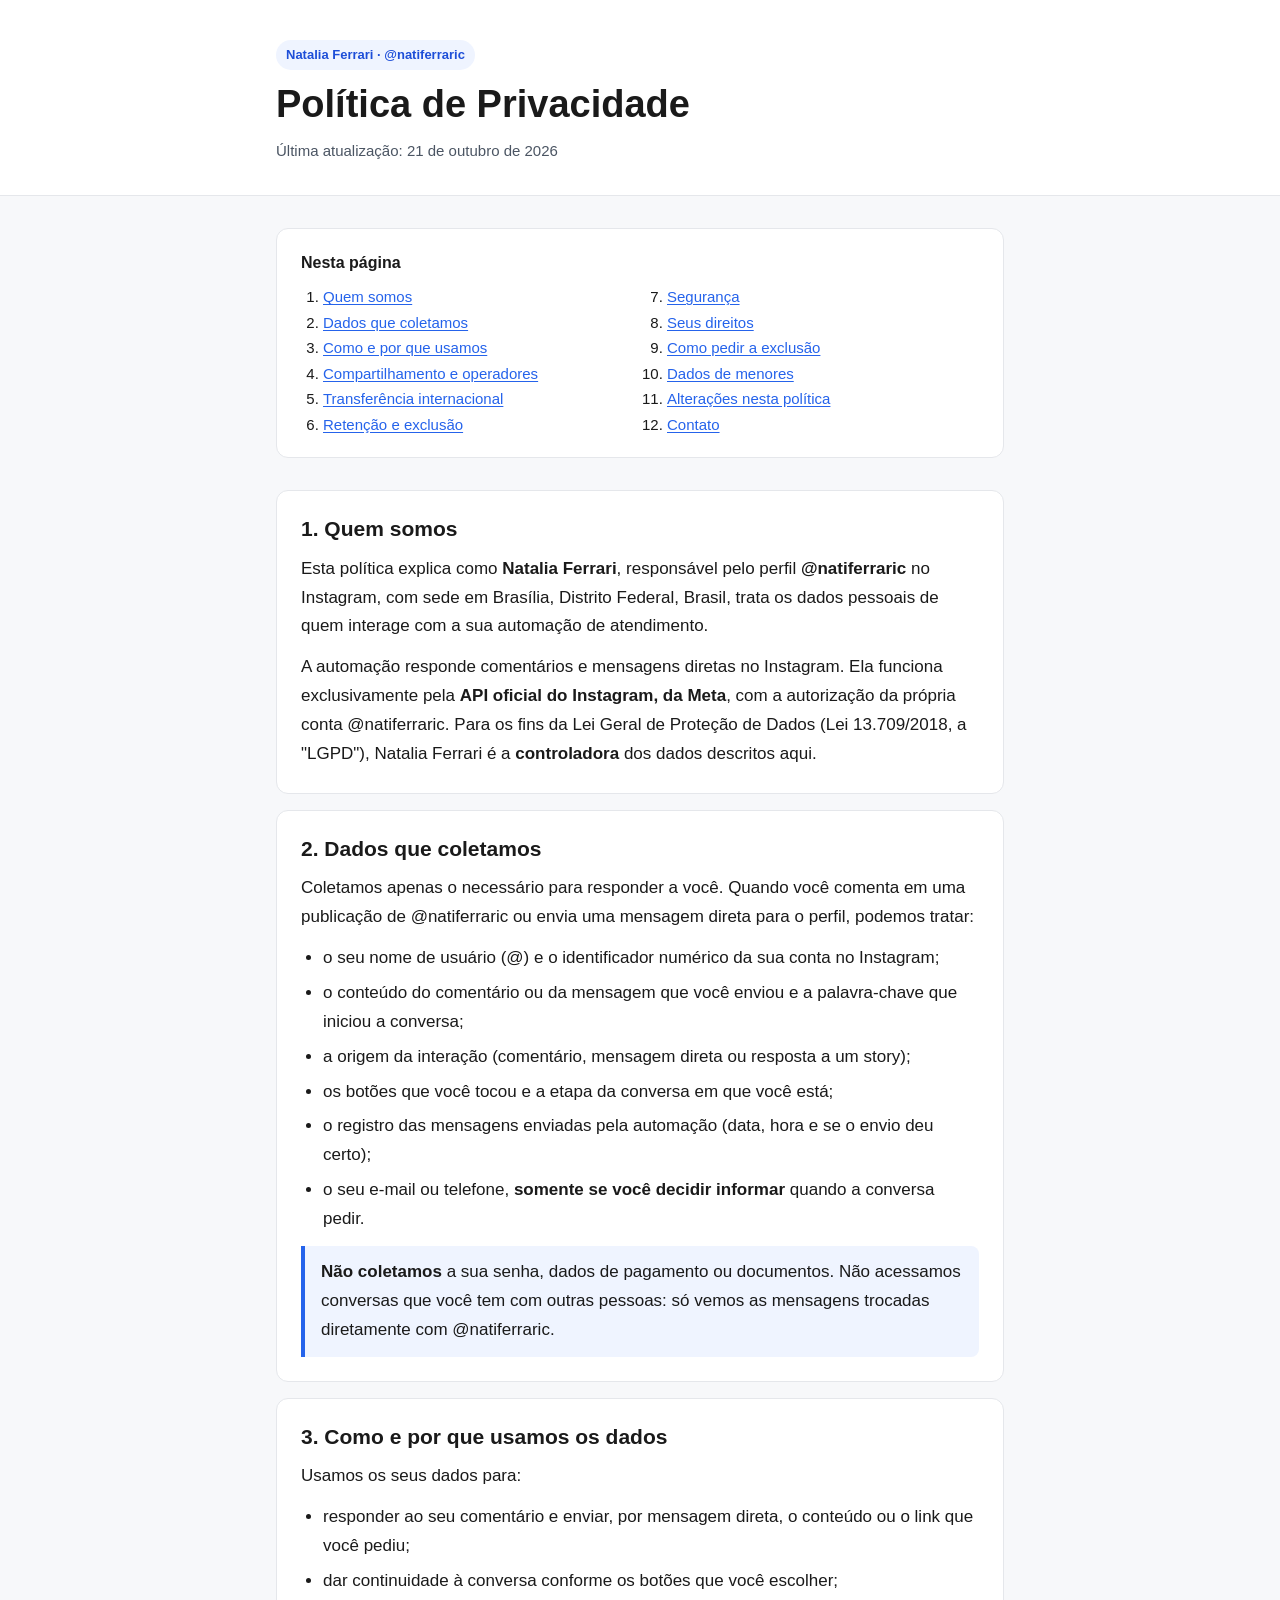
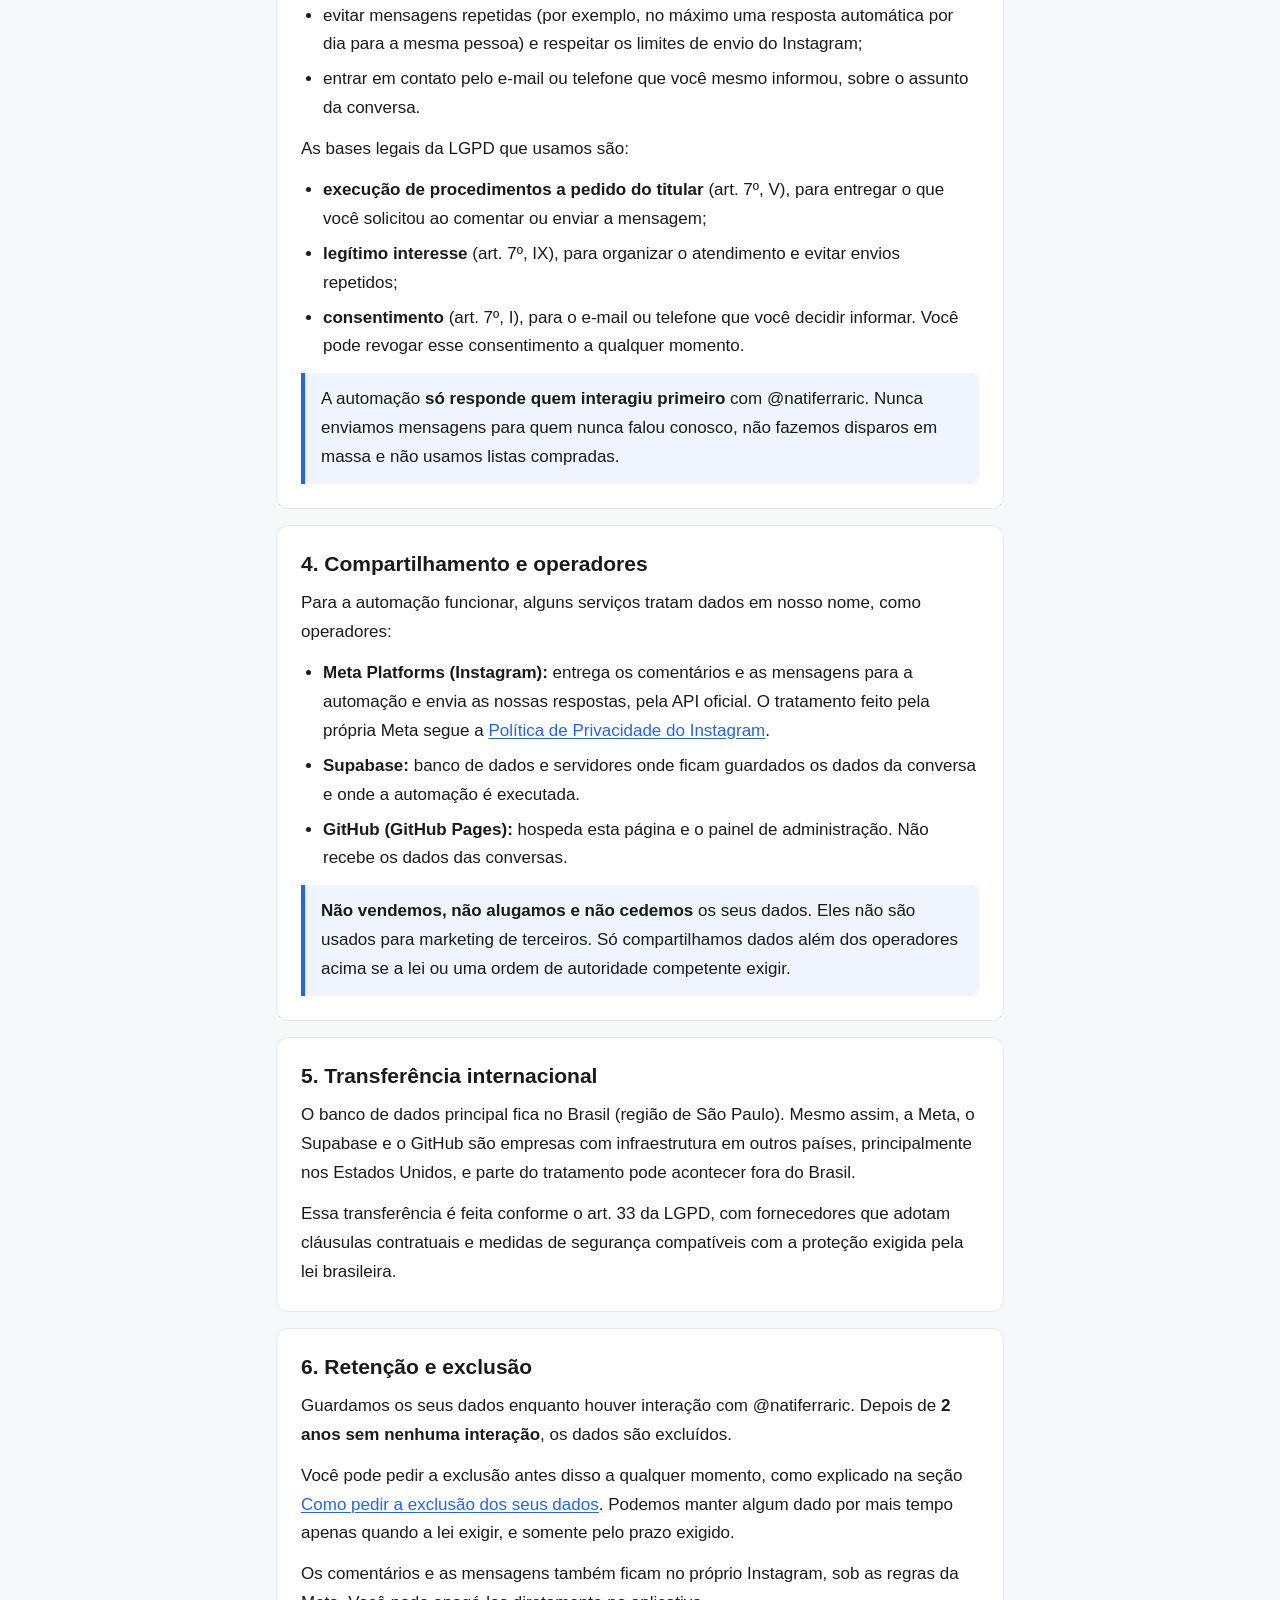
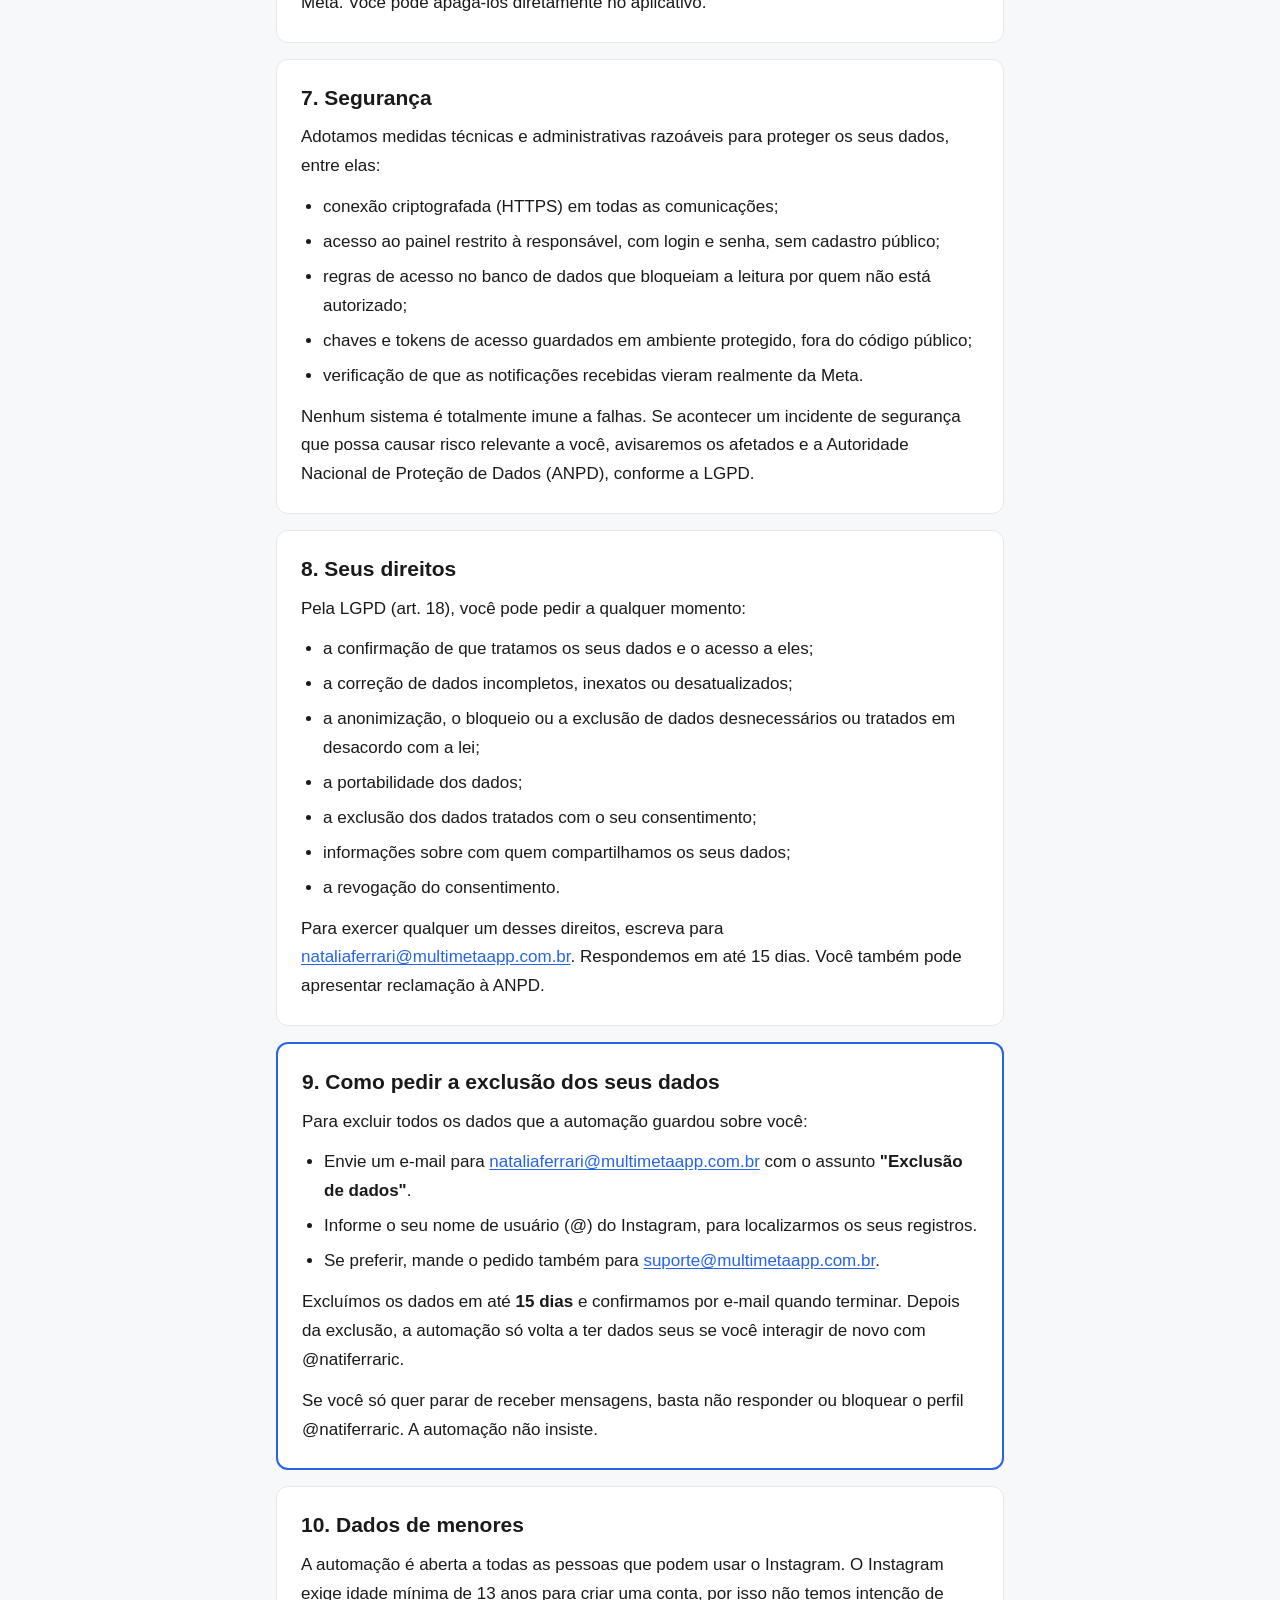
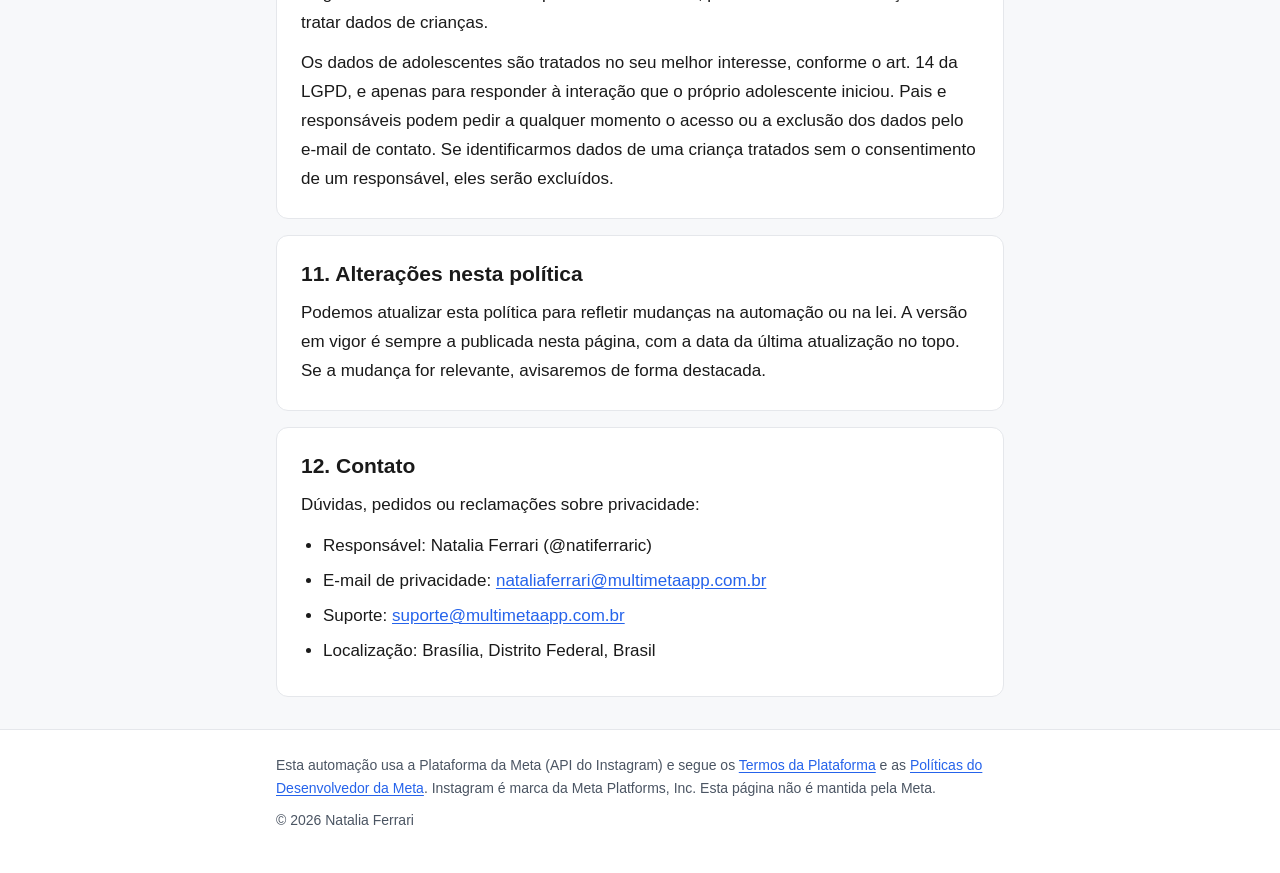
<file: privacidade/index.html>
<!doctype html>
<html lang="pt-BR">
<head>
  <meta charset="utf-8">
  <meta name="viewport" content="width=device-width, initial-scale=1">
  <title>Política de Privacidade | Natalia Ferrari</title>
  <meta name="description" content="Política de Privacidade da automação de comentários e mensagens diretas de Natalia Ferrari (@natiferraric) no Instagram, conforme a LGPD.">
  <meta name="robots" content="index, follow">
  <link rel="canonical" href="https://paulaandradee.github.io/automacao-instagram/privacidade/">
  <style>
    :root {
      --destaque: #2563EB;
      --destaque-hover: #1D4ED8;
      --destaque-suave: #EFF4FF;
      --fundo: #F7F8FA;
      --superficie: #FFFFFF;
      --texto: #1A1A1A;
      --texto-sec: #4B5563;
      --borda: #E5E7EB;
      --fonte: -apple-system, BlinkMacSystemFont, "Segoe UI", Roboto, "Helvetica Neue", Arial, sans-serif;
    }
    * { box-sizing: border-box; }
    html { scroll-behavior: smooth; }
    body {
      margin: 0;
      background: var(--fundo);
      color: var(--texto);
      font-family: var(--fonte);
      font-size: 17px;
      line-height: 1.7;
      -webkit-text-size-adjust: 100%;
    }
    a { color: var(--destaque); text-underline-offset: 2px; }
    a:hover { color: var(--destaque-hover); }
    a:focus-visible { outline: 3px solid var(--destaque); outline-offset: 2px; border-radius: 4px; }
    .pular {
      position: absolute; left: -9999px; top: 8px;
      background: var(--destaque); color: #fff; padding: 8px 14px; border-radius: 8px;
    }
    .pular:focus { left: 16px; }
    header.topo {
      background: var(--superficie);
      border-bottom: 1px solid var(--borda);
    }
    .topo-interno, main, footer .rodape-interno {
      max-width: 760px;
      margin: 0 auto;
      padding-left: 16px;
      padding-right: 16px;
    }
    .topo-interno { padding-top: 40px; padding-bottom: 32px; }
    .selo {
      display: inline-block;
      background: var(--destaque-suave);
      color: var(--destaque-hover);
      font-size: 13px;
      font-weight: 600;
      padding: 4px 10px;
      border-radius: 999px;
      margin: 0 0 12px;
    }
    h1 { font-size: clamp(28px, 6vw, 38px); line-height: 1.2; margin: 0 0 10px; }
    .atualizado { color: var(--texto-sec); margin: 0; font-size: 15px; }
    nav.sumario {
      background: var(--superficie);
      border: 1px solid var(--borda);
      border-radius: 12px;
      padding: 20px 24px;
      margin: 32px 0;
    }
    nav.sumario h2 { font-size: 16px; margin: 0 0 8px; }
    nav.sumario ol { margin: 0; padding-left: 22px; columns: 2; column-gap: 32px; }
    nav.sumario li { font-size: 15px; break-inside: avoid; }
    section {
      background: var(--superficie);
      border: 1px solid var(--borda);
      border-radius: 12px;
      padding: 24px;
      margin: 0 0 16px;
      scroll-margin-top: 16px;
    }
    section h2 { font-size: 21px; line-height: 1.3; margin: 0 0 12px; }
    section p { margin: 0 0 12px; }
    section p:last-child, section ul:last-child { margin-bottom: 0; }
    section ul { margin: 0 0 12px; padding-left: 22px; }
    section li { margin-bottom: 6px; }
    .destaque {
      border-left: 4px solid var(--destaque);
      background: var(--destaque-suave);
      padding: 12px 16px;
      border-radius: 0 8px 8px 0;
    }
    #exclusao-de-dados { border: 2px solid var(--destaque); }
    footer {
      border-top: 1px solid var(--borda);
      background: var(--superficie);
      margin-top: 32px;
    }
    .rodape-interno { padding-top: 24px; padding-bottom: 32px; font-size: 14px; color: var(--texto-sec); }
    .rodape-interno p { margin: 0 0 8px; }
    @media (max-width: 600px) {
      body { font-size: 16px; }
      nav.sumario ol { columns: 1; }
      section, nav.sumario { padding: 18px; }
      .topo-interno { padding-top: 28px; padding-bottom: 24px; }
    }
  </style>
</head>
<body>
  <a class="pular" href="#conteudo">Pular para o conteúdo</a>

  <header class="topo">
    <div class="topo-interno">
      <p class="selo">Natalia Ferrari · @natiferraric</p>
      <h1>Política de Privacidade</h1>
      <p class="atualizado">Última atualização: <time datetime="2026-10-21">21 de outubro de 2026</time></p>
    </div>
  </header>

  <main id="conteudo">
    <nav class="sumario" aria-labelledby="sumario-titulo">
      <h2 id="sumario-titulo">Nesta página</h2>
      <ol>
        <li><a href="#quem-somos">Quem somos</a></li>
        <li><a href="#dados-coletados">Dados que coletamos</a></li>
        <li><a href="#uso-dos-dados">Como e por que usamos</a></li>
        <li><a href="#compartilhamento">Compartilhamento e operadores</a></li>
        <li><a href="#transferencia-internacional">Transferência internacional</a></li>
        <li><a href="#retencao">Retenção e exclusão</a></li>
        <li><a href="#seguranca">Segurança</a></li>
        <li><a href="#direitos">Seus direitos</a></li>
        <li><a href="#exclusao-de-dados">Como pedir a exclusão</a></li>
        <li><a href="#menores">Dados de menores</a></li>
        <li><a href="#alteracoes">Alterações nesta política</a></li>
        <li><a href="#contato">Contato</a></li>
      </ol>
    </nav>

    <section id="quem-somos" aria-labelledby="t-quem-somos">
      <h2 id="t-quem-somos">1. Quem somos</h2>
      <p>Esta política explica como <strong>Natalia Ferrari</strong>, responsável pelo perfil <strong>@natiferraric</strong> no Instagram, com sede em Brasília, Distrito Federal, Brasil, trata os dados pessoais de quem interage com a sua automação de atendimento.</p>
      <p>A automação responde comentários e mensagens diretas no Instagram. Ela funciona exclusivamente pela <strong>API oficial do Instagram, da Meta</strong>, com a autorização da própria conta @natiferraric. Para os fins da Lei Geral de Proteção de Dados (Lei 13.709/2018, a "LGPD"), Natalia Ferrari é a <strong>controladora</strong> dos dados descritos aqui.</p>
    </section>

    <section id="dados-coletados" aria-labelledby="t-dados">
      <h2 id="t-dados">2. Dados que coletamos</h2>
      <p>Coletamos apenas o necessário para responder a você. Quando você comenta em uma publicação de @natiferraric ou envia uma mensagem direta para o perfil, podemos tratar:</p>
      <ul>
        <li>o seu nome de usuário (@) e o identificador numérico da sua conta no Instagram;</li>
        <li>o conteúdo do comentário ou da mensagem que você enviou e a palavra-chave que iniciou a conversa;</li>
        <li>a origem da interação (comentário, mensagem direta ou resposta a um story);</li>
        <li>os botões que você tocou e a etapa da conversa em que você está;</li>
        <li>o registro das mensagens enviadas pela automação (data, hora e se o envio deu certo);</li>
        <li>o seu e-mail ou telefone, <strong>somente se você decidir informar</strong> quando a conversa pedir.</li>
      </ul>
      <p class="destaque"><strong>Não coletamos</strong> a sua senha, dados de pagamento ou documentos. Não acessamos conversas que você tem com outras pessoas: só vemos as mensagens trocadas diretamente com @natiferraric.</p>
    </section>

    <section id="uso-dos-dados" aria-labelledby="t-uso">
      <h2 id="t-uso">3. Como e por que usamos os dados</h2>
      <p>Usamos os seus dados para:</p>
      <ul>
        <li>responder ao seu comentário e enviar, por mensagem direta, o conteúdo ou o link que você pediu;</li>
        <li>dar continuidade à conversa conforme os botões que você escolher;</li>
        <li>evitar mensagens repetidas (por exemplo, no máximo uma resposta automática por dia para a mesma pessoa) e respeitar os limites de envio do Instagram;</li>
        <li>entrar em contato pelo e-mail ou telefone que você mesmo informou, sobre o assunto da conversa.</li>
      </ul>
      <p>As bases legais da LGPD que usamos são:</p>
      <ul>
        <li><strong>execução de procedimentos a pedido do titular</strong> (art. 7º, V), para entregar o que você solicitou ao comentar ou enviar a mensagem;</li>
        <li><strong>legítimo interesse</strong> (art. 7º, IX), para organizar o atendimento e evitar envios repetidos;</li>
        <li><strong>consentimento</strong> (art. 7º, I), para o e-mail ou telefone que você decidir informar. Você pode revogar esse consentimento a qualquer momento.</li>
      </ul>
      <p class="destaque">A automação <strong>só responde quem interagiu primeiro</strong> com @natiferraric. Nunca enviamos mensagens para quem nunca falou conosco, não fazemos disparos em massa e não usamos listas compradas.</p>
    </section>

    <section id="compartilhamento" aria-labelledby="t-compart">
      <h2 id="t-compart">4. Compartilhamento e operadores</h2>
      <p>Para a automação funcionar, alguns serviços tratam dados em nosso nome, como operadores:</p>
      <ul>
        <li><strong>Meta Platforms (Instagram):</strong> entrega os comentários e as mensagens para a automação e envia as nossas respostas, pela API oficial. O tratamento feito pela própria Meta segue a <a href="https://privacycenter.instagram.com/policy" rel="noopener">Política de Privacidade do Instagram</a>.</li>
        <li><strong>Supabase:</strong> banco de dados e servidores onde ficam guardados os dados da conversa e onde a automação é executada.</li>
        <li><strong>GitHub (GitHub Pages):</strong> hospeda esta página e o painel de administração. Não recebe os dados das conversas.</li>
      </ul>
      <p class="destaque"><strong>Não vendemos, não alugamos e não cedemos</strong> os seus dados. Eles não são usados para marketing de terceiros. Só compartilhamos dados além dos operadores acima se a lei ou uma ordem de autoridade competente exigir.</p>
    </section>

    <section id="transferencia-internacional" aria-labelledby="t-transf">
      <h2 id="t-transf">5. Transferência internacional</h2>
      <p>O banco de dados principal fica no Brasil (região de São Paulo). Mesmo assim, a Meta, o Supabase e o GitHub são empresas com infraestrutura em outros países, principalmente nos Estados Unidos, e parte do tratamento pode acontecer fora do Brasil.</p>
      <p>Essa transferência é feita conforme o art. 33 da LGPD, com fornecedores que adotam cláusulas contratuais e medidas de segurança compatíveis com a proteção exigida pela lei brasileira.</p>
    </section>

    <section id="retencao" aria-labelledby="t-retencao">
      <h2 id="t-retencao">6. Retenção e exclusão</h2>
      <p>Guardamos os seus dados enquanto houver interação com @natiferraric. Depois de <strong>2 anos sem nenhuma interação</strong>, os dados são excluídos.</p>
      <p>Você pode pedir a exclusão antes disso a qualquer momento, como explicado na seção <a href="#exclusao-de-dados">Como pedir a exclusão dos seus dados</a>. Podemos manter algum dado por mais tempo apenas quando a lei exigir, e somente pelo prazo exigido.</p>
      <p>Os comentários e as mensagens também ficam no próprio Instagram, sob as regras da Meta. Você pode apagá-los diretamente no aplicativo.</p>
    </section>

    <section id="seguranca" aria-labelledby="t-seguranca">
      <h2 id="t-seguranca">7. Segurança</h2>
      <p>Adotamos medidas técnicas e administrativas razoáveis para proteger os seus dados, entre elas:</p>
      <ul>
        <li>conexão criptografada (HTTPS) em todas as comunicações;</li>
        <li>acesso ao painel restrito à responsável, com login e senha, sem cadastro público;</li>
        <li>regras de acesso no banco de dados que bloqueiam a leitura por quem não está autorizado;</li>
        <li>chaves e tokens de acesso guardados em ambiente protegido, fora do código público;</li>
        <li>verificação de que as notificações recebidas vieram realmente da Meta.</li>
      </ul>
      <p>Nenhum sistema é totalmente imune a falhas. Se acontecer um incidente de segurança que possa causar risco relevante a você, avisaremos os afetados e a Autoridade Nacional de Proteção de Dados (ANPD), conforme a LGPD.</p>
    </section>

    <section id="direitos" aria-labelledby="t-direitos">
      <h2 id="t-direitos">8. Seus direitos</h2>
      <p>Pela LGPD (art. 18), você pode pedir a qualquer momento:</p>
      <ul>
        <li>a confirmação de que tratamos os seus dados e o acesso a eles;</li>
        <li>a correção de dados incompletos, inexatos ou desatualizados;</li>
        <li>a anonimização, o bloqueio ou a exclusão de dados desnecessários ou tratados em desacordo com a lei;</li>
        <li>a portabilidade dos dados;</li>
        <li>a exclusão dos dados tratados com o seu consentimento;</li>
        <li>informações sobre com quem compartilhamos os seus dados;</li>
        <li>a revogação do consentimento.</li>
      </ul>
      <p>Para exercer qualquer um desses direitos, escreva para <a href="mailto:nataliaferrari@multimetaapp.com.br">nataliaferrari@multimetaapp.com.br</a>. Respondemos em até 15 dias. Você também pode apresentar reclamação à ANPD.</p>
    </section>

    <section id="exclusao-de-dados" aria-labelledby="t-exclusao">
      <h2 id="t-exclusao">9. Como pedir a exclusão dos seus dados</h2>
      <p>Para excluir todos os dados que a automação guardou sobre você:</p>
      <ul>
        <li>Envie um e-mail para <a href="mailto:nataliaferrari@multimetaapp.com.br?subject=Exclus%C3%A3o%20de%20dados">nataliaferrari@multimetaapp.com.br</a> com o assunto <strong>"Exclusão de dados"</strong>.</li>
        <li>Informe o seu nome de usuário (@) do Instagram, para localizarmos os seus registros.</li>
        <li>Se preferir, mande o pedido também para <a href="mailto:suporte@multimetaapp.com.br?subject=Exclus%C3%A3o%20de%20dados">suporte@multimetaapp.com.br</a>.</li>
      </ul>
      <p>Excluímos os dados em até <strong>15 dias</strong> e confirmamos por e-mail quando terminar. Depois da exclusão, a automação só volta a ter dados seus se você interagir de novo com @natiferraric.</p>
      <p>Se você só quer parar de receber mensagens, basta não responder ou bloquear o perfil @natiferraric. A automação não insiste.</p>
    </section>

    <section id="menores" aria-labelledby="t-menores">
      <h2 id="t-menores">10. Dados de menores</h2>
      <p>A automação é aberta a todas as pessoas que podem usar o Instagram. O Instagram exige idade mínima de 13 anos para criar uma conta, por isso não temos intenção de tratar dados de crianças.</p>
      <p>Os dados de adolescentes são tratados no seu melhor interesse, conforme o art. 14 da LGPD, e apenas para responder à interação que o próprio adolescente iniciou. Pais e responsáveis podem pedir a qualquer momento o acesso ou a exclusão dos dados pelo e-mail de contato. Se identificarmos dados de uma criança tratados sem o consentimento de um responsável, eles serão excluídos.</p>
    </section>

    <section id="alteracoes" aria-labelledby="t-alteracoes">
      <h2 id="t-alteracoes">11. Alterações nesta política</h2>
      <p>Podemos atualizar esta política para refletir mudanças na automação ou na lei. A versão em vigor é sempre a publicada nesta página, com a data da última atualização no topo. Se a mudança for relevante, avisaremos de forma destacada.</p>
    </section>

    <section id="contato" aria-labelledby="t-contato">
      <h2 id="t-contato">12. Contato</h2>
      <p>Dúvidas, pedidos ou reclamações sobre privacidade:</p>
      <ul>
        <li>Responsável: Natalia Ferrari (@natiferraric)</li>
        <li>E-mail de privacidade: <a href="mailto:nataliaferrari@multimetaapp.com.br">nataliaferrari@multimetaapp.com.br</a></li>
        <li>Suporte: <a href="mailto:suporte@multimetaapp.com.br">suporte@multimetaapp.com.br</a></li>
        <li>Localização: Brasília, Distrito Federal, Brasil</li>
      </ul>
    </section>
  </main>

  <footer>
    <div class="rodape-interno">
      <p>Esta automação usa a Plataforma da Meta (API do Instagram) e segue os <a href="https://developers.facebook.com/terms/" rel="noopener">Termos da Plataforma</a> e as <a href="https://developers.facebook.com/devpolicy/" rel="noopener">Políticas do Desenvolvedor da Meta</a>. Instagram é marca da Meta Platforms, Inc. Esta página não é mantida pela Meta.</p>
      <p>© 2026 Natalia Ferrari</p>
    </div>
  </footer>
</body>
</html>
</file>
